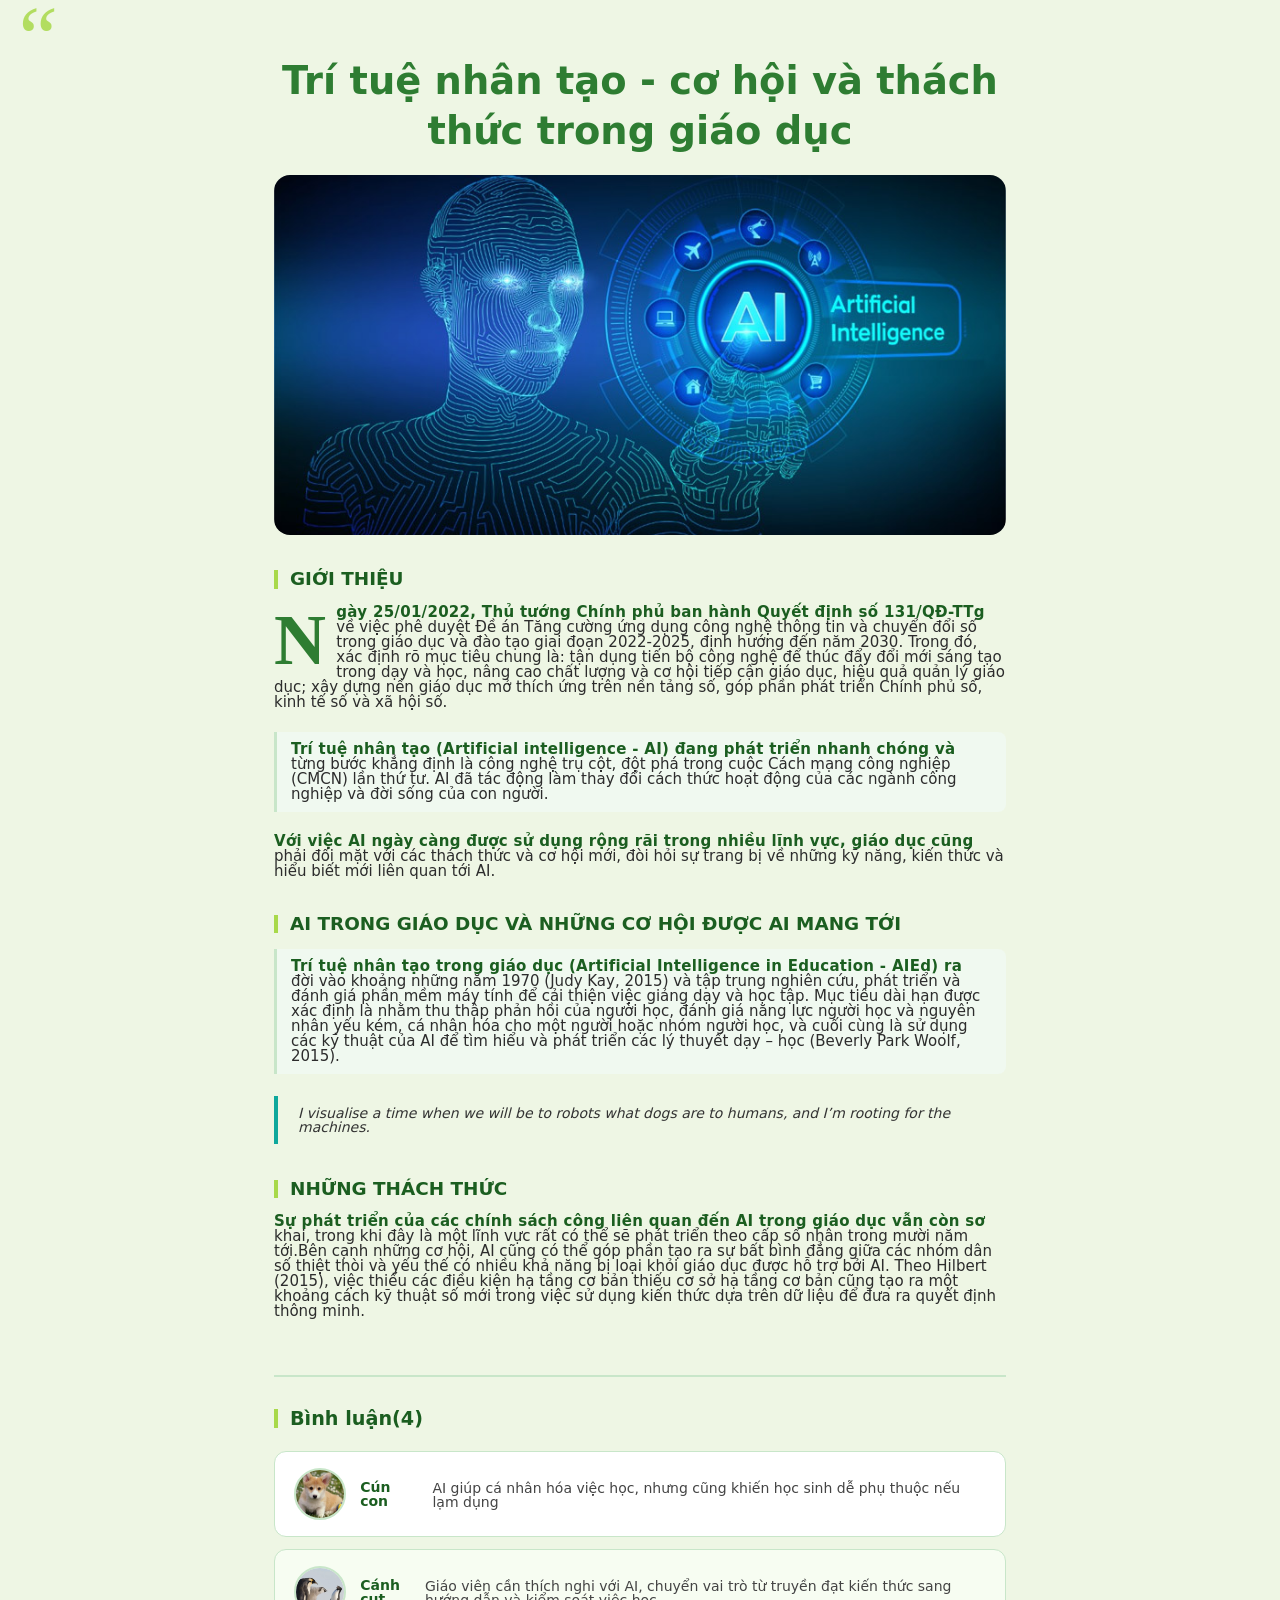
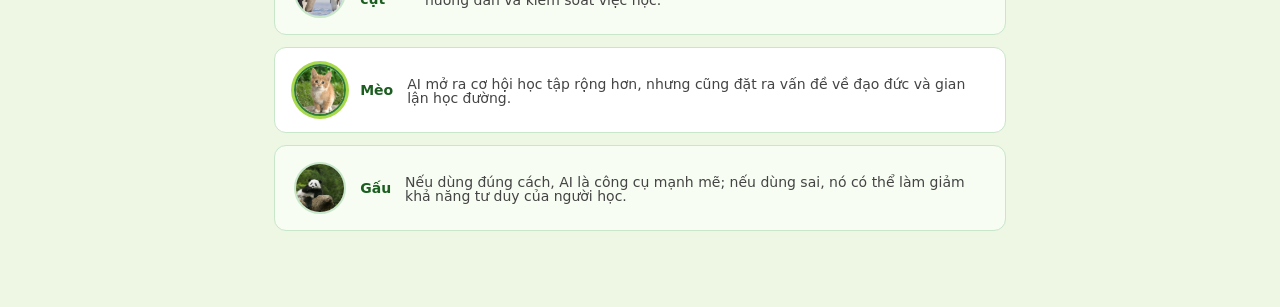
<file: blog-post.html>
<!doctype html>
<html lang="en">
    <head>
        <meta charset="UTF-8" />
        <meta name="viewport" content="width=device-width, initial-scale=1.0" />
        <title>Nâng cấp menu</title>
        <link rel="stylesheet" href="./css/reset.css" />
        <link rel="stylesheet" href="./css/style.css" />
    </head>
    <body>
        <div class="blog-container">
            <div class="blog-header">
                <h1>Trí tuệ nhân tạo - cơ hội và thách thức trong giáo dục</h1>
                <img src="./img/ai-la-gi-cong-dung-cua-ai.jpg" alt="hinh anh AI">
            </div>
            <div class="blog-main">
                <h2>GIỚI THIỆU</h2>
                <p>Ngày 25/01/2022, Thủ tướng Chính phủ ban hành Quyết định số 131/QĐ-TTg về việc phê duyệt Đề án Tăng cường ứng dụng công nghệ thông tin và chuyển đổi số trong giáo dục và đào tạo giai đoạn 2022-2025, định hướng đến năm 2030. Trong đó, xác định rõ mục tiêu chung là: tận dụng tiến bộ công nghệ để thúc đẩy đổi mới sáng tạo trong dạy và học, nâng cao chất lượng và cơ hội tiếp cận giáo dục, hiệu quả quản lý giáo dục; xây dựng nền giáo dục mở thích ứng trên nền tảng số, góp phần phát triển Chính phủ số, kinh tế số và xã hội số.</p>
                <p>Trí tuệ nhân tạo (Artificial intelligence - AI) đang phát triển nhanh chóng và từng bước khẳng định là công nghệ trụ cột, đột phá trong cuộc Cách mạng công nghiệp (CMCN) lần thứ tư. AI đã tác động làm thay đổi cách thức hoạt động của các ngành công nghiệp và đời sống của con người.</p>
                <p>Với việc AI ngày càng được sử dụng rộng rãi trong nhiều lĩnh vực, giáo dục cũng phải đối mặt với các thách thức và cơ hội mới, đòi hỏi sự trang bị về những kỹ năng, kiến thức và hiểu biết mới liên quan tới AI.</p>
                <h2>AI TRONG GIÁO DỤC VÀ NHỮNG CƠ HỘI ĐƯỢC AI MANG TỚI</h2>
                <p>Trí tuệ nhân tạo trong giáo dục (Artificial Intelligence in Education - AIEd) ra đời vào khoảng những năm 1970 (Judy Kay, 2015) và tập trung nghiên cứu, phát triển và đánh giá phần mềm máy tính để cải thiện việc giảng dạy và học tập. Mục tiêu dài hạn được xác định là nhằm thu thập phản hồi của người học, đánh giá năng lực người học và nguyên nhân yếu kém, cá nhân hóa cho một người hoặc nhóm người học, và cuối cùng là sử dụng các kỹ thuật của AI để tìm hiểu và phát triển các lý thuyết dạy – học (Beverly Park Woolf, 2015).</p>
                <blockquote>
                    I visualise a time when we will be to robots what dogs are to humans, and I’m rooting for the machines.
                </blockquote>
                <h2>NHỮNG THÁCH THỨC</h2>
                <p>Sự phát triển của các chính sách công liên quan đến AI trong giáo dục vẫn còn sơ khai, trong khi đây là một lĩnh vực rất có thể sẽ phát triển theo cấp số nhân trong mười năm tới.Bên cạnh những cơ hội, AI cũng có thể góp phần tạo ra sự bất bình đẳng giữa các nhóm dân số thiệt thòi và yếu thế có nhiều khả năng bị loại khỏi giáo dục được hỗ trợ bởi AI. Theo Hilbert (2015), việc thiếu các điều kiện hạ tầng cơ bản thiếu cơ sở hạ tầng cơ bản cũng tạo ra một khoảng cách kỹ thuật số mới trong việc sử dụng kiến thức dựa trên dữ liệu để đưa ra quyết định thông minh.</p>
            </div>
            <div class="blog-cmt">
                <p>Bình luận(4)</p>
                <div class="cmt">
                    <img src="./img/cho.jpg" alt="Avatar">
                    <p>Cún con</p>
                    <p>AI giúp cá nhân hóa việc học, nhưng cũng khiến học sinh dễ phụ thuộc nếu lạm dụng</p>
                </div>
                <div class="cmt">
                    <img src="./img/canhcut.webp" alt="Avatar">
                    <p>Cánh cụt</p>
                    <p>Giáo viên cần thích nghi với AI, chuyển vai trò từ truyền đạt kiến thức sang hướng dẫn và kiểm soát việc học.</p>
                </div>
                <div class="cmt">
                    <img src="./img/meo.png" alt="Avatar">
                    <p>Mèo</p>
                    <p>AI mở ra cơ hội học tập rộng hơn, nhưng cũng đặt ra vấn đề về đạo đức và gian lận học đường.</p>
                </div>
                <div class="cmt">
                    <img src="./img/panda.jpg" alt="Avatar">
                    <p>Gấu</p>
                    <p>Nếu dùng đúng cách, AI là công cụ mạnh mẽ; nếu dùng sai, nó có thể làm giảm khả năng tư duy của người học.</p>
                </div>
            </div>
        </div>
    </body>
</html>
</file>
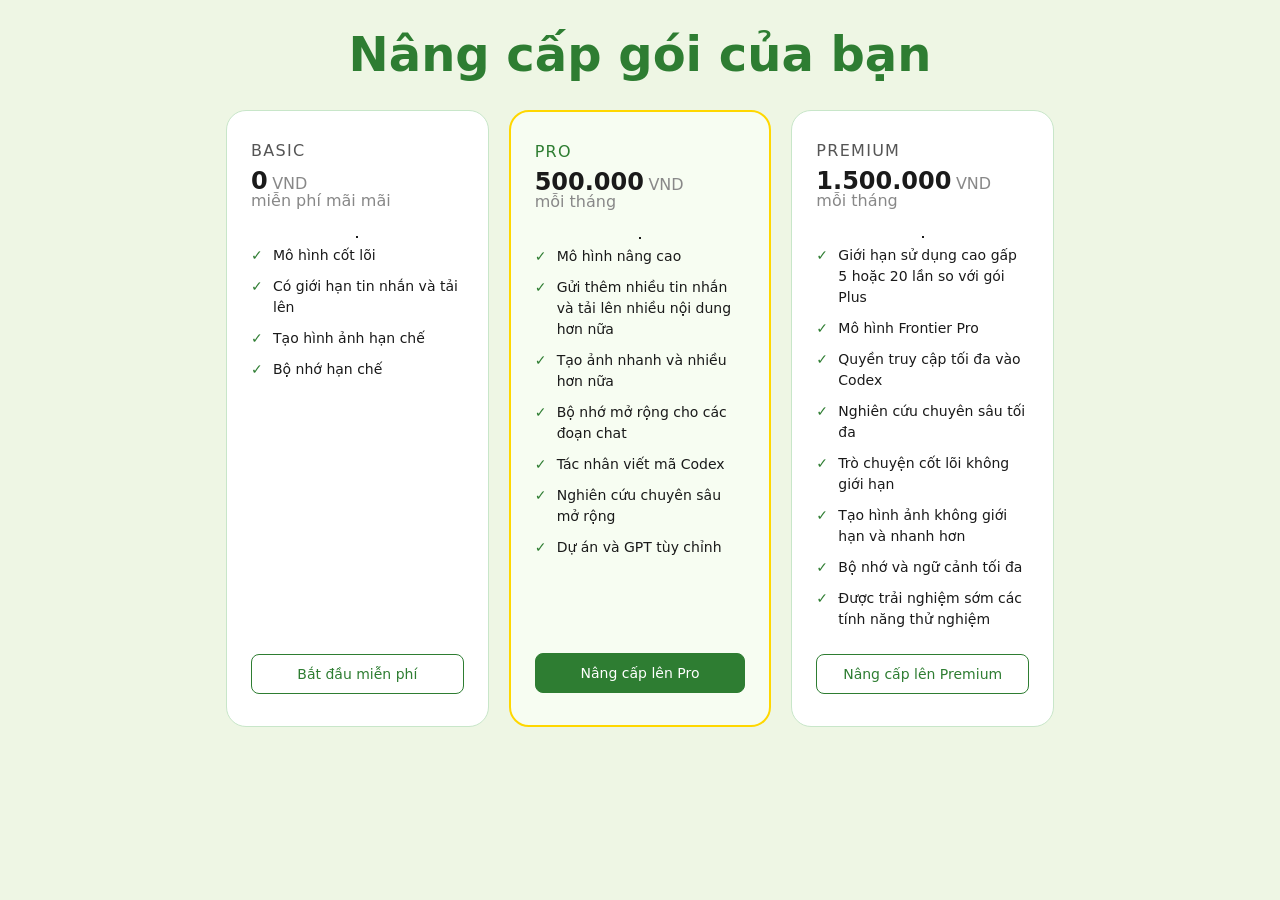
<file: pricing-table.html>
<!doctype html>
<html lang="en">
    <head>
        <meta charset="UTF-8" />
        <meta name="viewport" content="width=device-width, initial-scale=1.0" />
        <title>Bảng giá dịch vụ</title>
        <link rel="stylesheet" href="./css/reset.css" />
        <link rel="stylesheet" href="./css/style.css" />
    </head>
    <body>
        <h1>Nâng cấp gói của bạn</h1>
        <div class="pricing-wrap">
            <!-- Free -->
            <div class="pricing-card">
                <p class="plan-name">Basic</p>
                <div class="price_row">
                    <span class="price-amount">0</span>
                    <span class="price-currency">VND</span>
                </div>
                <p class="price-period">miễn phí mãi mãi</p>
                <hr>
                <ul class="feature-list">
                    <li>Mô hình cốt lõi</li>
                    <li>Có giới hạn tin nhắn và tải lên</li>
                    <li>Tạo hình ảnh hạn chế</li>
                    <li>Bộ nhớ hạn chế</li>
                </ul>
                <button class="cta-btn">Bắt đầu miễn phí</button>
            </div>
            <!-- Pro -->
            <div class="pricing-card">
                <p class="plan-name">Pro</p>
                <div class="price_row">
                    <span class="price-amount">500.000</span>
                    <span class="price-currency">VND</span>
                </div>
                <p class="price-period">mỗi tháng</p>
                <hr>
                <ul class="feature-list">
                    <li>Mô hình nâng cao</li>
                    <li>Gửi thêm nhiều tin nhắn và tải lên nhiều nội dung hơn nữa</li>
                    <li>Tạo ảnh nhanh và nhiều hơn nữa</li>
                    <li>Bộ nhớ mở rộng cho các đoạn chat</li>
                    <li>Tác nhân viết mã Codex</li>
                    <li>Nghiên cứu chuyên sâu mở rộng</li>
                    <li>Dự án và GPT tùy chỉnh</li>
                </ul>
                <button class="cta-btn filled">Nâng cấp lên Pro</button>
            </div>
            <!-- Premium -->
            <div class="pricing-card">
                <p class="plan-name">Premium</p>
                <div class="price_row">
                    <span class="price-amount">1.500.000</span>
                    <span class="price-currency">VND</span>
                </div>
                <p class="price-period">mỗi tháng</p>
                <hr>
                <ul class="feature-list">
                    <li>Giới hạn sử dụng cao gấp 5 hoặc 20 lần so với gói Plus</li>
                    <li>Mô hình Frontier Pro</li>
                    <li>Quyền truy cập tối đa vào Codex</li>
                    <li>Nghiên cứu chuyên sâu tối đa</li>
                    <li>Trò chuyện cốt lõi không giới hạn</li>
                    <li>Tạo hình ảnh không giới hạn và nhanh hơn</li>
                    <li>Bộ nhớ và ngữ cảnh tối đa</li>
                    <li>Được trải nghiệm sớm các tính năng thử nghiệm</li>
                </ul>
                <button class="cta-btn">Nâng cấp lên Premium</button>
            </div>
        </div>
    </body>
</html>
</file>
<file: css/style.css>
* {
    box-sizing: border-box;
}

body {
    font-family:
        system-ui,
        -apple-system,
        BlinkMacSystemFont,
        "Segoe UI",
        Roboto,
        Oxygen,
        Ubuntu,
        Cantarell,
        "Open Sans",
        "Helvetica Neue",
        sans-serif;
    font-size: 14px;
    color: #1a1a1a;
    background-color: #EEF6E4;
}

h1,
h2,
h3,
b {
    font-weight: bold;
}

h1 {
    font-size: 3rem;
    text-align: center;
    padding-top: 30px;
    color: #2E7D32;
}

h2 {
    font-size: 1.5rem;
}

p {
    margin-bottom: 1rem;
}

blockquote{
    margin: 20px 0;
    padding: 10px 20px;
    border-left: 4px solid #0ea89c;
    font-style: italic;
    color: #333;
}
i,
em {
    font-style: italic;
}

u {
    text-decoration: underline;
}

a {
    color: #2E7D32;
    text-decoration: none;
}

hr {
    height: 2px;
    background-color: gray;
    border: 1px solid;
}

ul,
ol {
    padding-left: 24px;
    margin-bottom: 16px;
}

li {
    color: #1a1a1a;
}

img {
    max-width: 100%;
    height: auto;
    display: block;
}

button {
    font-family: inherit;
    font-size: 16px;
    padding: 8px 14px;
    border: 1px solid #a5c78a;
    background-color: #f1f8ec;
    cursor: pointer;
}

input {
    font-family: inherit;
    font-size: 16px;
    padding: 6px 10px;
    border: 1px solid #a5c78a;
}

input:focus {
    outline: none;
    border-color: #2E7D32;
}

ul.mainmenu {
    list-style-type: none; 
    padding-left: 0;
    height: calc(100vh - 60px);
    display: flex;
    justify-content: center;
    align-items: center;
}

ul.mainmenu li a {
    display: flex;
    flex-direction: column;
    align-items: center;
    justify-content: space-around;
    width: 200px;
    height: 400px;
    margin: 10px;
    font-weight: 500;
    font-size: 1.5rem;
    text-decoration: none;
    color: #ffffff; 
    border-radius: 20px;
    background: #2E7D32;
    box-shadow: 20px 20px 30px -5px rgba(0, 0, 0, 0.5);
    -webkit-box-shadow: 20px 20px 30px -5px rgba(0, 0, 0, 0.5);
    transition: transform 0.2s ease, box-shadow 0.2s ease;
}

ul.mainmenu li a:hover {
    transform: translateY(-4px);
    box-shadow: 24px 24px 36px -5px rgba(0, 0, 0, 0.55);
}

a button {
    font-size: 1rem;
    font-weight: 500;
    color: #2E7D32;
    background-color: #f1f8ec;
    padding: 10px 20px;
    border-radius: 30px;
    border: none;
    cursor: pointer;
    transition: color 0.2s, background-image 0.2s;
}

a:hover button {
    color: #fff;
    background-image: linear-gradient(90deg, #1B5E20 0%, #a8d94a 100%);
}

a:hover {
    text-shadow: 2px 2px 5px rgba(0, 0, 0, 0.3);
}

/* Bai 1: Nâng cấp menu */
.menu_header {
    text-align: center;
    background-color: #f7fdf2;
    min-height: 100vh;
}

.menu_header .menu {
    background-color: #1B5E20;
    display: flex; 
    justify-content: center;
}

.menu li {
    display: flex;
    align-items: center;
}

.menu li + li {
    border-left: 1px solid rgba(255, 255, 255, 0.2);
}

.menu li a {
    color: #fff;
    text-decoration: none;
    display: inline-block;
    padding: 20px 30px;
    font-size: 1rem;
    text-align: center;
    transition: background-color 0.2s, color 0.2s;
}

.menu li a:hover {
    color: #1B5E20;
    background-color: #d4edda;
}

.menu .active a {
    color: #1B5E20;
    background-color: #d4edda;
}

.menu li a::before {
    content: "\2022";
    display: inline-block;
    margin-right: 10px;
    color: #a8d94a;
}

/* Bai 2: Form */
.form {
    max-width: 600px;
    min-height: 200px;
    background-color: white;
    margin: 50px auto;
    border-radius: 20px;
    padding: 30px;
}
.form {
    border: 1px solid #ccc;
    transition: 0.3s;
}

.form:focus-within {
    border-color: #0ea89c;
    box-shadow: 10px 0 20px rgba(0,0,0,0.3);
}

.form-group:focus {
    outline: none;
    border-color: #0ea89c;
}
.heading {
    margin-bottom: 10px;
    text-align: center;
}
input {
    border-radius: 10px;
}
input:focus{
    outline: none;
    border-color: #0066cc;
    box-shadow: 0 5px 10px rgba(0, 0, 0, 0.3);
    -webkit-box-shadow: 0 5px 10px rgba(0, 0, 0, 0.3);
}
input:invalid:not(:placeholder-shown) {
    border-color: red;
}
input[type="date"] {
    border: 1px solid #ccc;
    transition: 0.3s;
}

input[type="date"]:focus {
    border-color: #0ea89c;
}

input[type="date"]:invalid {
    border-color: #ccc; /* giữ bình thường */
}

input[type="date"]:valid {
    border-color: green;
}
input[type="date"]:invalid:focus {
    border-color: red;
}
.avatar-img {
    width: 100px;
    height: 100px;
    border-radius: 50%;
    cursor: pointer;
    margin: 5px;
}
.form-group {
    margin-bottom: 15px;
}
.form-group :is(p, span) {
    font-weight: 500;
}
.form-label {
    display: block;
    cursor: pointer;
}
.form-input {
    width: 100%;
}

.btn {
    border-radius: 10px;
    background-color: #0ea89c;
    color: white;
    width: 100%;
    text-align: center;
}

.btn:hover {
    color: black;
    background-color: #eaeaea;
}
span.required::after {
    content: "*";
    color: red;
    display: inline-block;
    margin-left: 5px;
}
/* Bai 3: Bang gia */
.pricing-wrap {
    display: grid;
    grid-template-columns: repeat(3, minmax(0, 1fr));
    gap: 20px;
    padding: 2rem 1rem;
    max-width: 860px;
    margin: 0 auto;
}
.pricing-card {
    background: #fff;
    border: 0.5px solid #c8e6c9;
    border-radius: 20px;
    padding: 2rem 1.5rem;
    display: flex;
    flex-direction: column;
    position: relative;
    transition: transform 0.22s ease, box-shadow 0.22s ease;
}
.pricing-card:hover {
    box-shadow: 0 16px 40px rgba(46, 125, 50, 0.15), 0 4px 12px rgba(0,0,0,0.08);
}
.pricing-card:nth-child(2) {
    border: 2px solid #ffd700;
    background: #f7fdf2;
}
.pricing-card:nth-child(2):hover {
    box-shadow: 0 20px 48px rgba(46, 125, 50, 0.25), 0 6px 16px rgba(0,0,0,0.10);
}
.plan-name {
    font-size: 1rem;
    font-weight: 500;
    color: #555;
    letter-spacing: 0.08em;
    text-transform: uppercase;
    margin-bottom: 10px;
}
.pricing-card:nth-child(2) .plan-name { color: #2E7D32; }
.price-row {
    display: flex;
    align-items: baseline;
    gap: 4px;
    margin-bottom: 6px;
}
.price-amount {
    font-size: 1.5rem;
    font-weight: bold;
    color: #1a1a1a;
    line-height: 1;
}
.price-currency {
    font-size: 1rem;
    color: #888;
    align-self: flex-start;
    padding-top: 6px;
}
.price-period {
    font-size: 1rem;
    color: #888;
    margin-bottom: 20px;
}
.feature-list {
    list-style: none;
    padding: 0;
    margin: 0 0 auto;
    display: flex;
    flex-direction: column;
    gap: 10px;
}
.feature-list li {
    font-size: 14px;
    padding-left: 22px;
    position: relative;
    line-height: 1.5;
    color: #1a1a1a;
}
.feature-list li::before {
    content: "✓";
    position: absolute;
    left: 0;
    color: #2E7D32;
    font-weight: bold;
}
.cta-btn {
    display: block;
    width: 100%;
    margin-top: 24px;
    padding: 11px 0;
    text-align: center;
    font-size: 14px;
    font-weight: 500;
    border-radius: 8px;
    border: 1.5px solid #2E7D32;
    color: #2E7D32;
    background: transparent;
    cursor: pointer;
    transition: background 0.18s, color 0.18s;
    font-family: inherit;
}
.cta-btn:hover {
    background: #2E7D32;
    color: #fff;
}
.cta-btn.filled {
    background: #2E7D32;
    color: #fff;
}

.cta-btn.filled:hover {
    background: #1B5E20;
    border-color: #1B5E20;
}

/* Bai 4: Blog Post */
::selection {
    background-color: #2E7D32;
    color: #ffffff;
}

.blog-container {
    max-width: 780px;
    margin: 0 auto;
    padding: 2rem 1.5rem 4rem;
}
.blog-header h1 {
    font-size: 2.4rem;
    font-weight: bold;
    color: #2E7D32;
    line-height: 1.3;
    margin-bottom: 1.2rem;
    padding-top: 1.5rem;
}
.blog-header img {
    width: 100%;
    height: 360px;
    object-fit: cover;
    border-radius: 16px;
    display: block;
    margin-bottom: 2rem;
}
h2:not(h1),
h3:not(h1),
h4:not(h1) {
    font-size: 1.15rem;
    font-weight: bold;
    color: #1B5E20;
    border-left: 4px solid #a8d94a;
    padding-left: 12px;
    margin: 2.2rem 0 1rem;
    border-radius: 0;
}
.blog-main p {
    margin-bottom: 1.4rem;
    color: #2c2c2c;
    font-size: 15px;
}
.blog-main p:first-of-type::first-letter {
    float: left;
    font-size: 4.5rem;
    font-weight: bold;
    line-height: 0.82;
    color: #2E7D32;
    margin: 6px 10px 0 0;
    font-family: Georgia, serif;
}
.blog-main p::first-line {
    color: #1B5E20;
    font-weight: 600;
    letter-spacing: 0.02em;
}
.blog-main p:nth-of-type(odd) {
    padding-left: 0;
}
.blog-main p:nth-of-type(even) {
    background-color: #f0f9f0;
    border-left: 3px solid #c8e6c9;
    padding: 10px 14px;
    border-radius: 0 8px 8px 0;
}
blockquote::before {
    content: "\201C";
    position: absolute;
    top: -6px;
    left: 10px;
    font-size: 5.5rem;
    color: #a8d94a;
    font-family: Georgia, serif;
    line-height: 1;
    opacity: 0.85;
}
.blog-cmt {
    margin-top: 3.5rem;
    border-top: 2px solid #c8e6c9;
    padding-top: 2rem;
}
.blog-cmt > p {
    font-size: 1.2rem;
    font-weight: bold;
    color: #1B5E20;
    margin-bottom: 1.4rem;
    border-left: 4px solid #a8d94a;
    padding-left: 12px;
}
.cmt {
    display: flex;
    align-items: center;
    gap: 14px;
    padding: 1rem 1.2rem;
    margin-bottom: 12px;
    background-color: #ffffff;
    border: 0.5px solid #c8e6c9;
    border-radius: 12px;
    transition: transform 0.22s ease,
                box-shadow 0.22s ease,
                border-color 0.22s ease;
}
.cmt:hover {
    box-shadow: -4px 0 0 #2E7D32, 6px 10px 28px rgba(46, 125, 50, 0.12);
    border-color: #a8d94a;
}
.cmt img {
    width: 52px;
    height: 52px;
    border-radius: 50%;
    object-fit: cover;
    flex-shrink: 0;
    border: 2px solid #c8e6c9;
    transition: border-color 0.22s;
}
.cmt p:nth-of-type(1) {
    font-weight: 600;
    font-size: 14px;
    color: #1B5E20;
    margin: 0;
}
.cmt p:nth-of-type(2) {
    font-size: 14px;
    color: #444;
    margin: 2px 0 0;
}
.cmt:nth-of-type(even) {
    background-color: #f7fdf2;
}
.cmt:nth-of-type(3n) img {
    border-color: #2E7D32;
    box-shadow: 0 0 0 3px #a8d94a;
}
</file>
